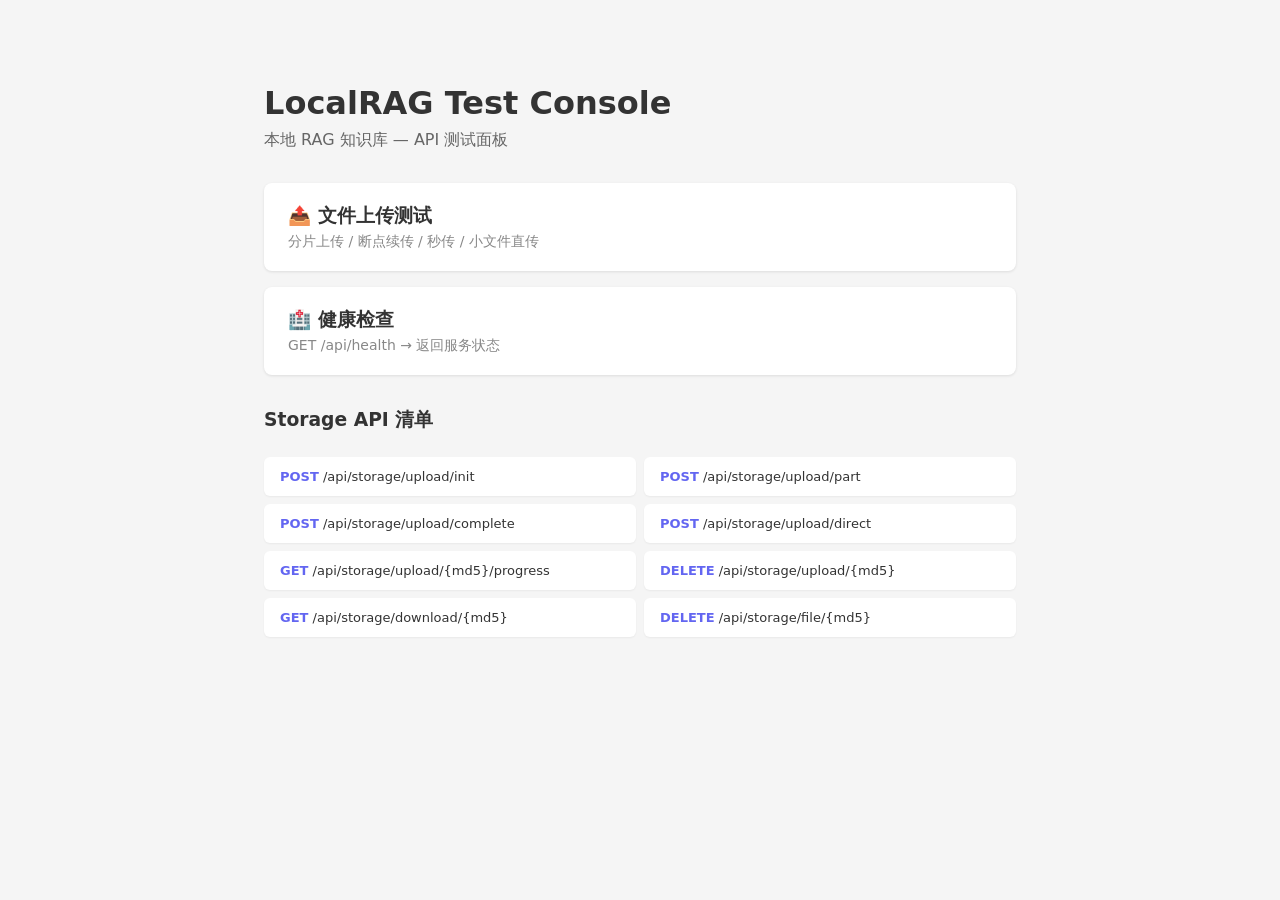
<file: frontend/index.html>
<!DOCTYPE html>
<html lang="zh">
<head>
    <meta charset="UTF-8">
    <title>LocalRAG Test Console</title>
    <style>
        * { box-sizing: border-box; margin: 0; padding: 0; }
        body { font-family: system-ui, sans-serif; background: #f5f5f5; color: #333; }
        .container { max-width: 800px; margin: 60px auto; padding: 24px; }
        h1 { margin-bottom: 8px; }
        .sub { color: #666; margin-bottom: 32px; }
        .card { background: #fff; border-radius: 8px; box-shadow: 0 1px 3px rgba(0,0,0,.1); margin-bottom: 16px; }
        .card a { display: block; padding: 20px 24px; text-decoration: none; color: #333; }
        .card a:hover { background: #f0f7ff; }
        .card h3 { margin-bottom: 4px; }
        .card p { color: #888; font-size: 14px; }
        .status { display: inline-block; width: 8px; height: 8px; border-radius: 50%; margin-right: 8px; }
        .green { background: #22c55e; }
        .gray { background: #9ca3af; }
        .api-list { display: grid; grid-template-columns: 1fr 1fr; gap: 8px; margin-top: 24px; }
        .api-item { background: #fff; border-radius: 6px; padding: 12px 16px; font-size: 13px; box-shadow: 0 1px 2px rgba(0,0,0,.05); }
        .method { font-weight: 600; color: #6366f1; }
    </style>
</head>
<body>
<div class="container">
    <h1>LocalRAG Test Console</h1>
    <p class="sub">本地 RAG 知识库 — API 测试面板</p>

    <div class="card">
        <a href="/upload.html">
            <h3>📤 文件上传测试</h3>
            <p>分片上传 / 断点续传 / 秒传 / 小文件直传</p>
        </a>
    </div>

    <div class="card">
        <a href="/api/health" target="_blank">
            <h3>🏥 健康检查</h3>
            <p>GET /api/health → 返回服务状态</p>
        </a>
    </div>

    <h3 style="margin-top: 32px; margin-bottom: 12px;">Storage API 清单</h3>
    <div class="api-list">
        <div class="api-item"><span class="method">POST</span> /api/storage/upload/init</div>
        <div class="api-item"><span class="method">POST</span> /api/storage/upload/part</div>
        <div class="api-item"><span class="method">POST</span> /api/storage/upload/complete</div>
        <div class="api-item"><span class="method">POST</span> /api/storage/upload/direct</div>
        <div class="api-item"><span class="method">GET</span> /api/storage/upload/{md5}/progress</div>
        <div class="api-item"><span class="method">DELETE</span> /api/storage/upload/{md5}</div>
        <div class="api-item"><span class="method">GET</span> /api/storage/download/{md5}</div>
        <div class="api-item"><span class="method">DELETE</span> /api/storage/file/{md5}</div>
    </div>
</div>
</body>
</html>
</file>
